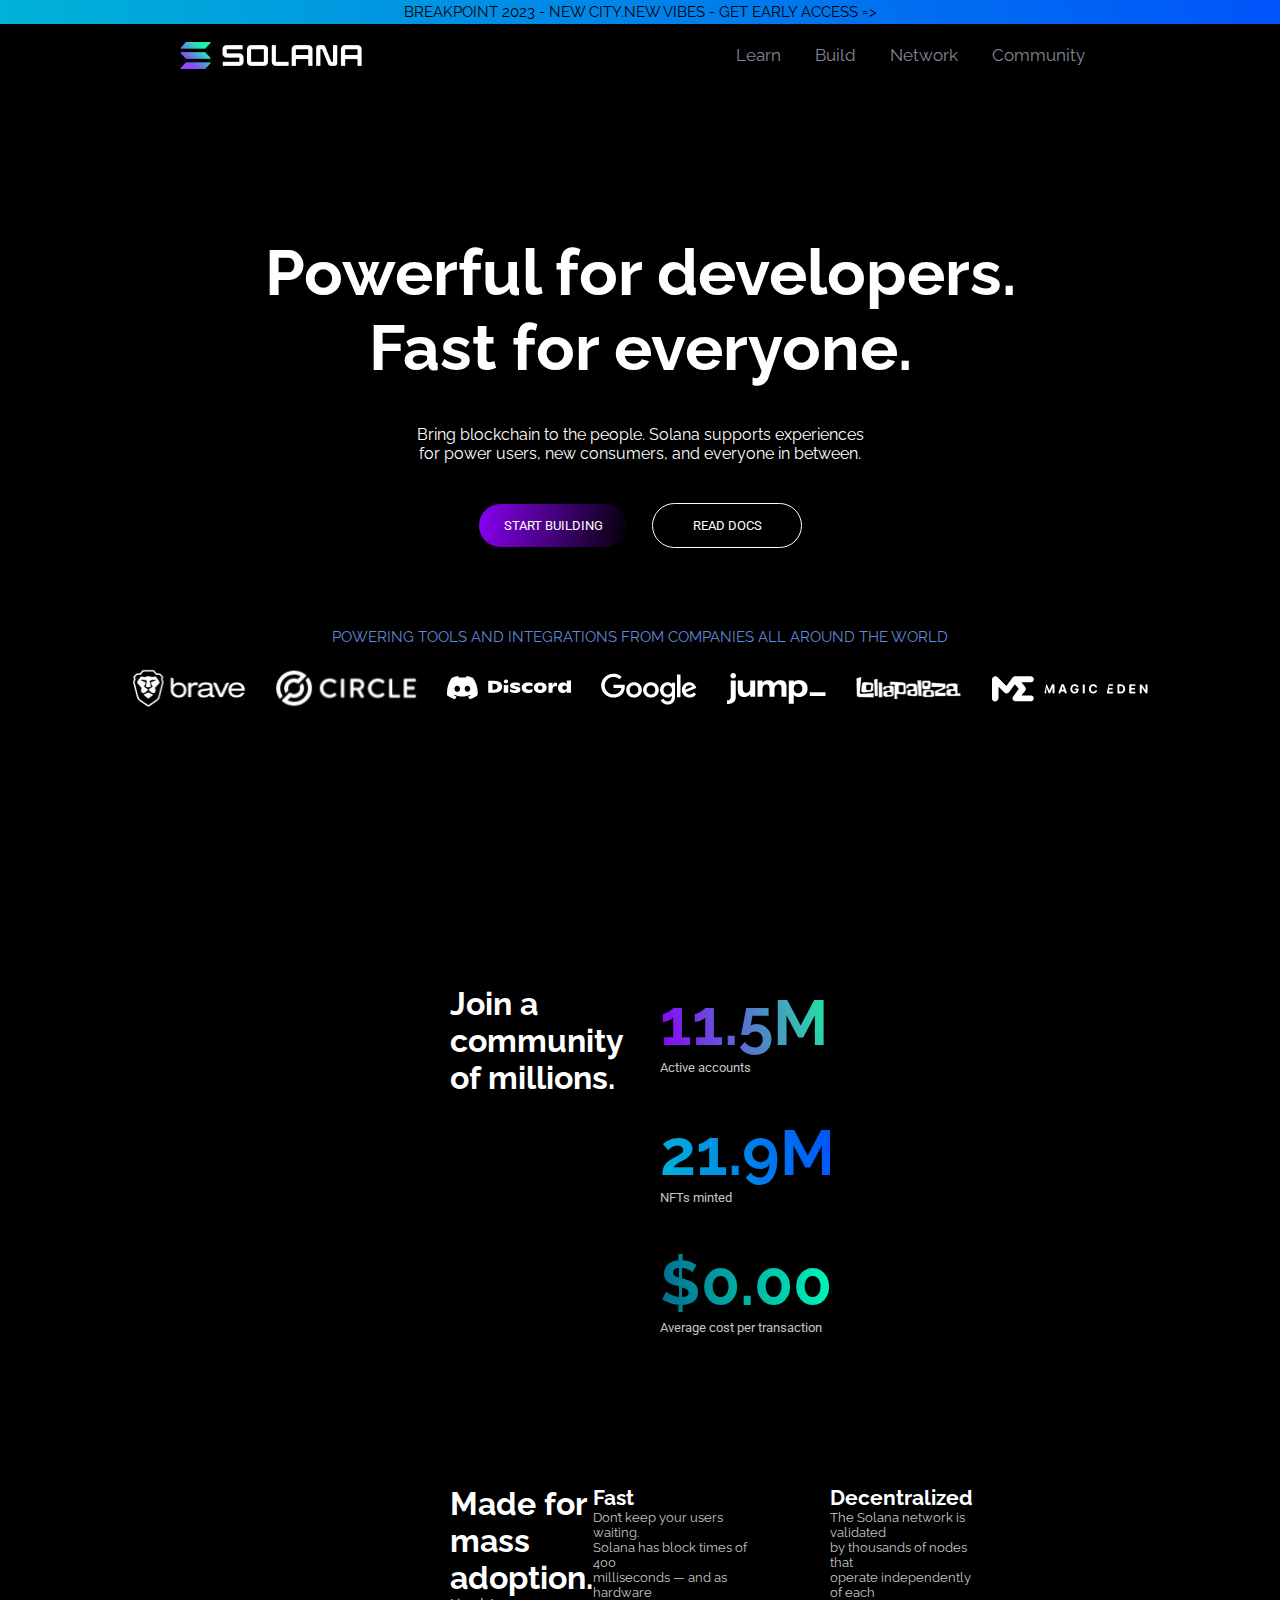
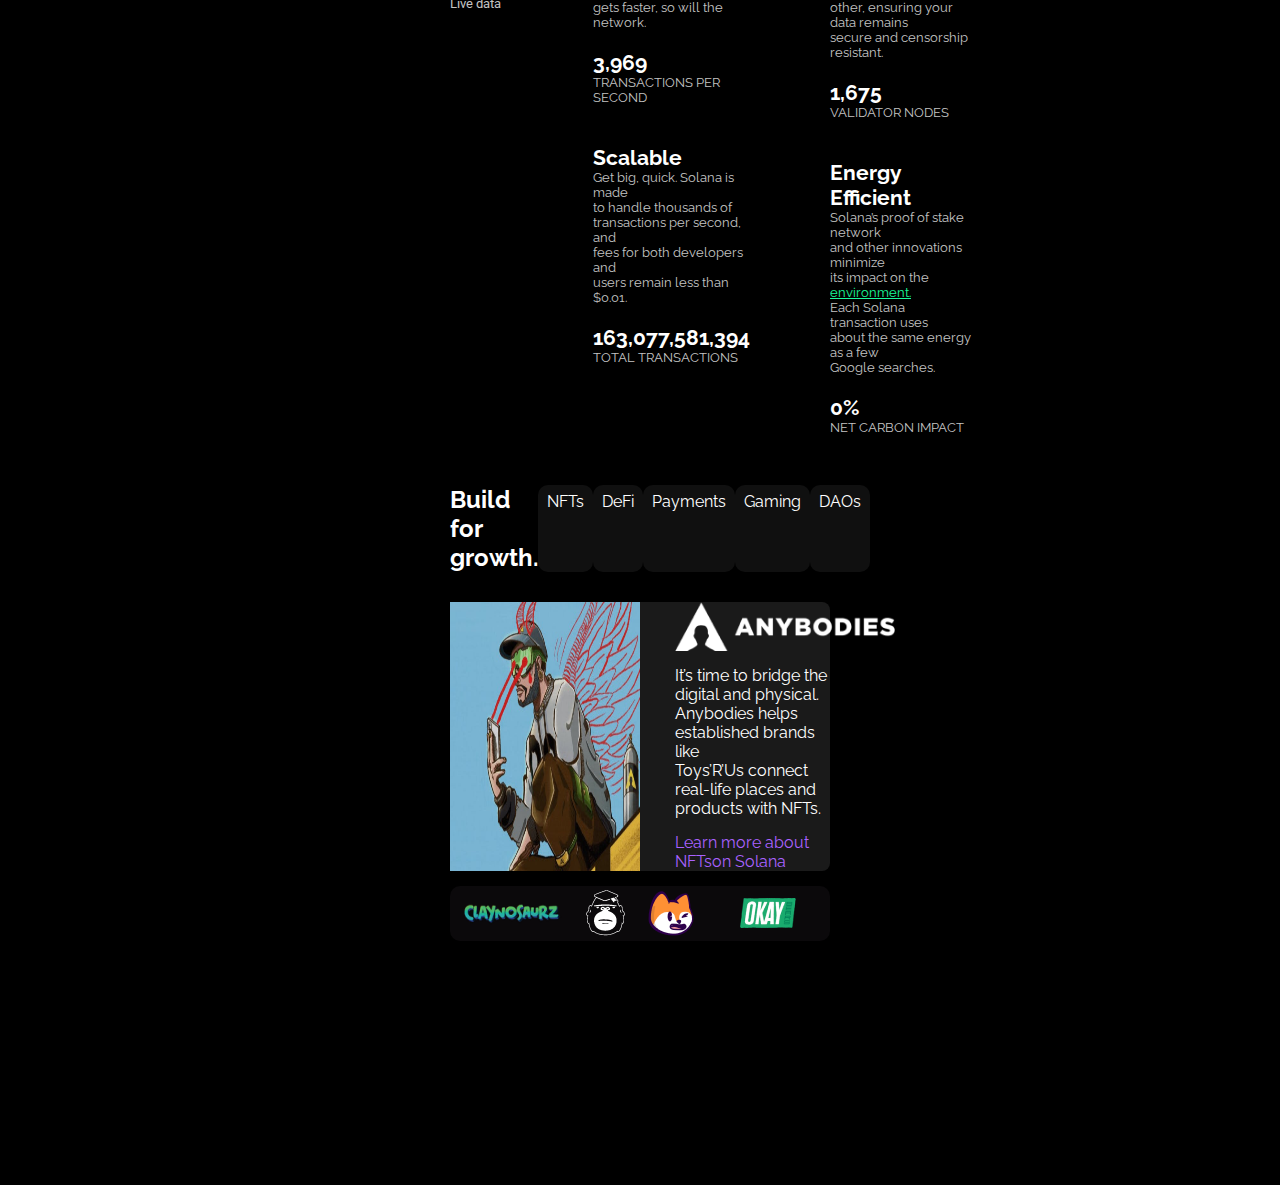
<file: project/index.html>
<!DOCTYPE html>
<html lang="en">
<head>
    <meta charset="UTF-8">
    <title>Title</title>
    <link rel="preconnect" href="https://fonts.googleapis.com">
    <link rel="preconnect" href="https://fonts.gstatic.com" crossorigin>
    <link href="https://fonts.googleapis.com/css2?family=Raleway&family=Roboto&display=swap" rel="stylesheet">

    <link rel="stylesheet" href="style.css">
</head>
<body>

<div class="topic_breakpoint">
    <p>BREAKPOINT 2023 - NEW CITY.NEW VIBES - GET EARLY ACCESS =></p>
</div>

<nav>
    <img src="images/image%201.png" alt="">
    <div class="nav_bar">
        <a href="">Learn</a>
        <a href="">Build</a>
        <a href="">Network</a>
        <a href="">Community</a>
    </div>
</nav>

<header>
    <article>
        <h2>Powerful for developers.<br>Fast for everyone.</h2>
        <p>Bring blockchain to the people. Solana supports experiences<br>for power users, new consumers, and everyone
            in between.</p>
        <section class="header_buttons">
            <button>START BUILDING</button>
            <button>READ DOCS</button>
        </section>
        <section class="header_icons">
            <p>POWERING TOOLS AND INTEGRATIONS FROM COMPANIES ALL AROUND THE WORLD</p>
            <div class="partners_logo">
                <img src="images/image%202.png" alt="">
                <img src="images/image%203.png" alt="">
                <img src="images/image%204.png" alt="">
                <img src="images/image%205.png" alt="">
                <img src="images/image%206.png" alt="">
                <img src="images/image%207.png" alt="">
                <img src="images/image%208.png" alt="">
            </div>
        </section>
    </article>
</header>

<main>
    <section>
        <article class="main_title">
            <h2>Join a community<br>of millions.</h2>
        </article>
        <article class="main_values">
            <div>
                <h2>11.5M+</h2>
                <p>Active accounts</p>
            </div>
            <div>
                <h2>21.9M</h2>
                <p>NFTs minted</p>
            </div>
            <div>
                <h2>$0.00025</h2>
                <p>Average cost per transaction</p>
            </div>
        </article>
    </section>

    <section>
        <article class="main_adoption">
            <h2>Made for<br>mass adoption.</h2>
            <p>Live data</p>
        </article>
        <article class="main_articles">
            <div class="main_articles_section_1">
                <div>
                    <h3>Fast</h3>
                    <p>Don’t keep your users waiting.<br>Solana has block times of 400<br>milliseconds — and as hardware<br>gets
                        faster, so will the network.</p>
                </div>
                <div>
                    <h3>3,969</h3>
                    <p>TRANSACTIONS PER SECOND</p>
                </div>
                <div>
                    <h3>Scalable</h3>
                    <p>Get big, quick. Solana is made<br>to handle thousands of<br>transactions per second, and<br>fees
                        for both developers and<br>users remain less than $0.01.</p>
                </div>
                <div>
                    <h3>163,077,581,394</h3>
                    <p>TOTAL TRANSACTIONS</p>
                </div>
            </div>
            <div class="main_articles_section_2">
                <div>
                    <h3>Decentralized</h3>
                    <p>The Solana network is validated<br>by thousands of nodes that<br>operate independently of
                        each<br>other,
                        ensuring your data remains<br>secure and censorship resistant.</p>
                </div>
                <div>
                    <h3>1,675</h3>
                    <p>VALIDATOR NODES</p>
                </div>
                <div>
                    <h3>Energy Efficient</h3>
                    <p>Solana’s proof of stake network<br>and other innovations minimize<br>its impact on the <a
                            href="">environment.</a><br>
                        Each Solana transaction uses<br>about the same energy as a few<br>Google searches.</p>
                </div>
                <div>
                    <h3>0%</h3>
                    <p>NET CARBON IMPACT</p>
                </div>

            </div>
        </article>
    </section>

    <section>
        <div class="bottom_nav">
            <div>
                <h2>Build for growth.</h2>
            </div>
            <div>
                <a href="">NFTs</a>
                <a href="">DeFi</a>
                <a href="">Payments</a>
                <a href="">Gaming</a>
                <a href="">DAOs</a>
            </div>
        </div>
        <div class="section_images">
            <img src="images/IMAGE.png" alt="">
            <div>
                <img src="images/image%209.png" alt="">
                <p>It’s time to bridge the digital and physical.<br>Anybodies helps established brands like<br>Toys’R’Us
                    connect real-life places and<br>products with NFTs.</p>
                <p>Learn more about NFTson Solana</p>
            </div>
        </div>
        <div class="section_bottom_images">
            <img src="images/IMAGE%20(1).png" alt="">
            <img src="images/image%2010.png" alt="">
            <img src="images/image%2011.png" alt="">
            <img src="images/IMAGE%20(2).png" alt="">
        </div>
    </section>
</main>

</body>
</html>
</file>
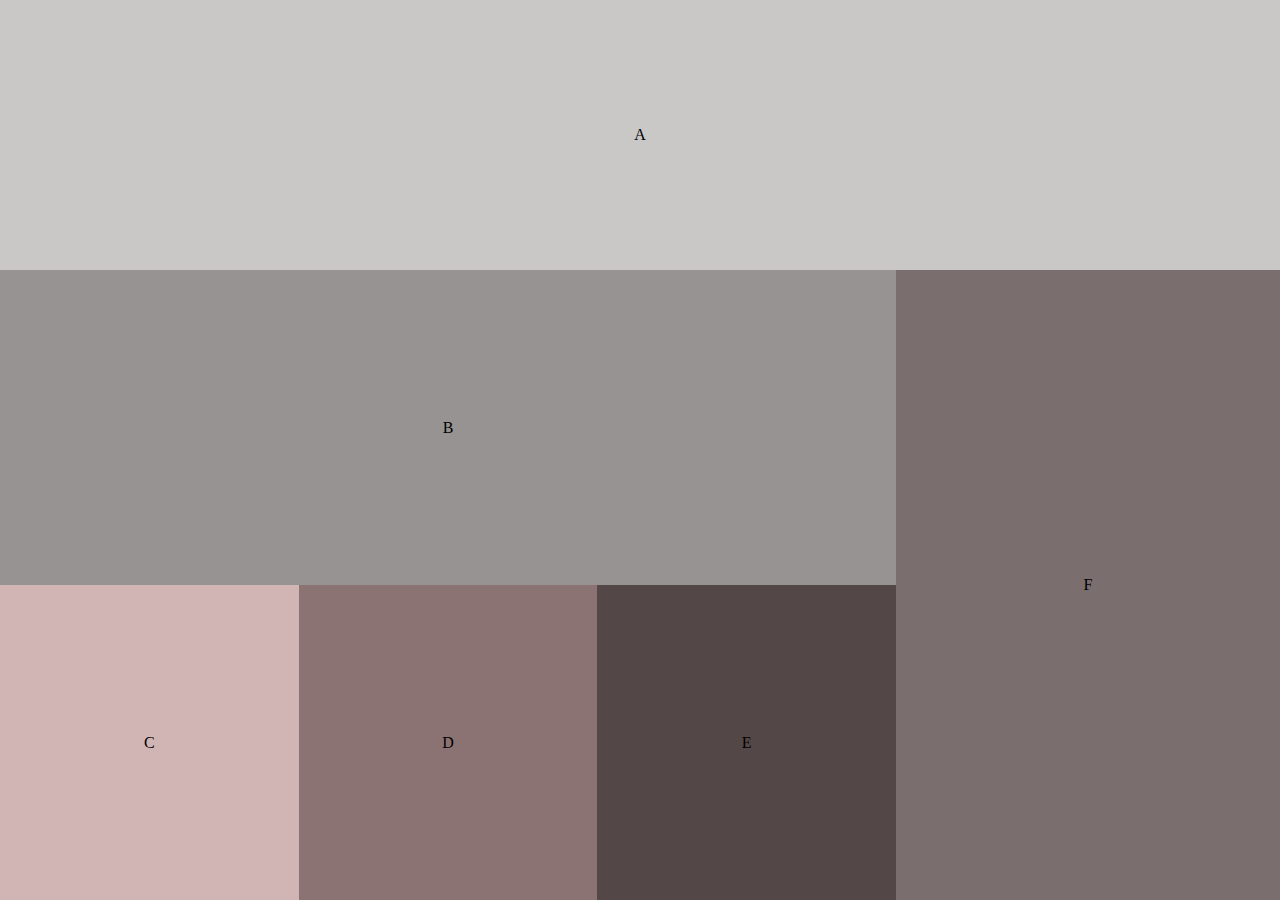
<file: homework_6/homework_6/index.html>
<!DOCTYPE html>
<html lang="en">
<head>
    <meta charset="UTF-8">
    <title>Title</title>
    <link rel="stylesheet" href="style.css">
    <link rel="stylesheet" href="media.css">
</head>
<body>
<div>
    <header>A</header>
    <main>
        <section>
            <div>B</div>
            <article>
                <div>C</div>
                <div>D</div>
                <div>E</div>
            </article>
        </section>
        <section>
            <div>F</div>
        </section>
    </main>
</div>
</body>
</html>
</file>
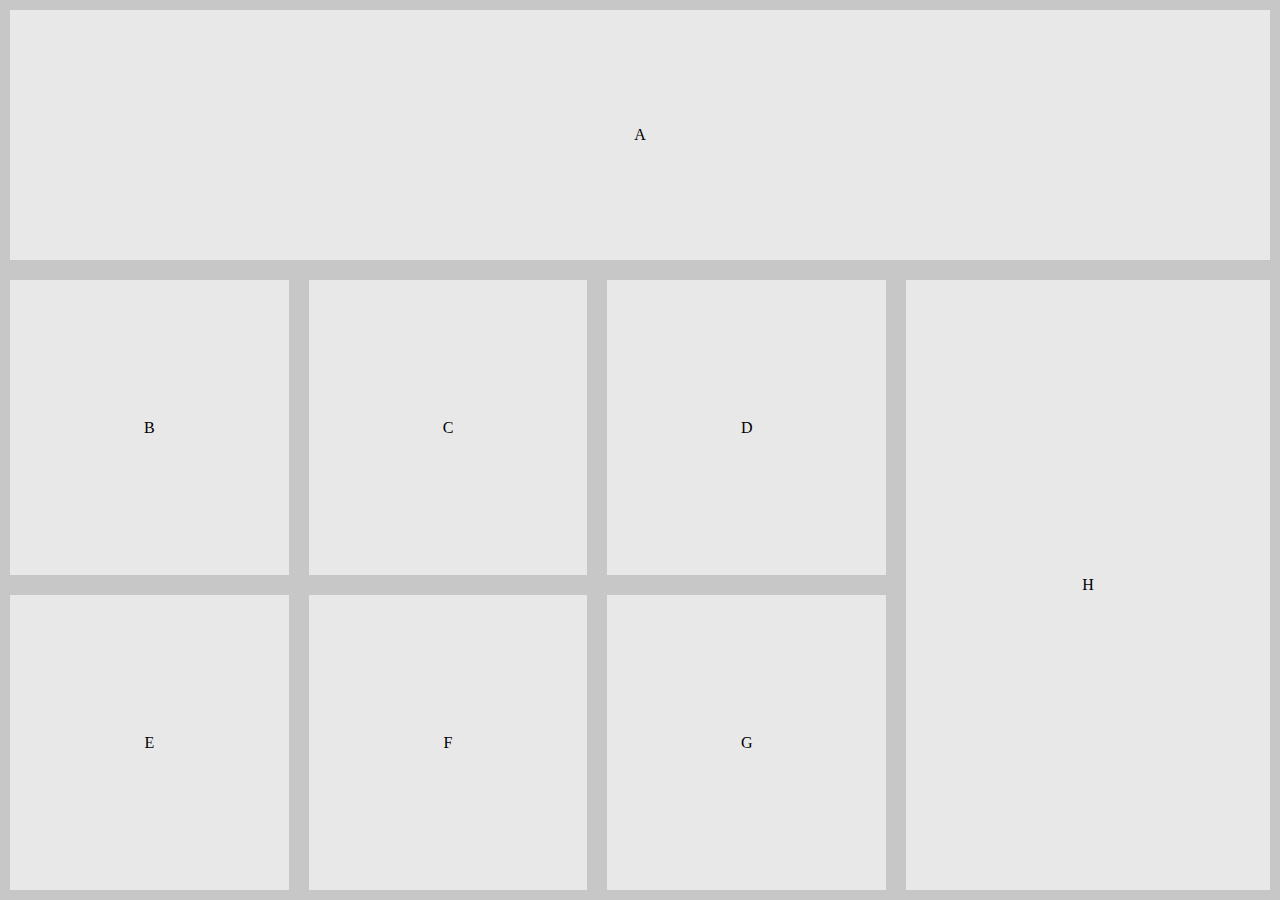
<file: homework_6/homework_6_additional/index.html>
<!DOCTYPE html>
<html lang="en">
<head>
    <meta charset="UTF-8">
    <title>Title</title>
    <link rel="stylesheet" href="style.css">
    <link rel="stylesheet" href="media.css">
</head>
<body>
    <header class="style_main">A</header>
    <main>
        <section class="left_side_bar">
            <article class="first_row">
                <div>B</div>
                <div>C</div>
                <div>D</div>
            </article>
            <article class="second_row">
                <div>E</div>
                <div>F</div>
                <div>G</div>
            </article>
        </section>
        <section class="right_side_bar style_main">H</section>
    </main>
</body>
</html>
</file>
<file: project/style.css>
/*---------------------------------------NAV---------------------------------------*/
body{
    height: 1500px;
    margin: 0;
    background-color: black;
}
nav{
    padding-top: 25px;
    width: 100vw;
    height: 60px;
    display: flex;
    align-items: center;
    justify-content: space-around;
}
.nav_bar a{
    text-decoration: none;
    color: #848895;
    margin: 0 15px;
    font-size: 17px;
    font-family: 'Raleway', sans-serif;
    transition: 0.2s;
}
.nav_bar a:hover{
    transition: 0.2s;
    color: #b4b7c0;
}
.topic_breakpoint{
    width: 100vw;
    position: fixed;
    padding: 3px 0;
    text-align: center;
    background: linear-gradient(260.33deg, #0047FF -13.37%, #00BCD4 109.53%);
}
.topic_breakpoint p{
    font-family: 'Raleway', sans-serif;
    font-size: 15px;
    margin: 0;
}
/*---------------------------------------NAV---------------------------------------*/

/*---------------------------------------HEADER---------------------------------------*/
header article p,h2{
    margin: 0;
    font-family: 'Raleway', sans-serif;
}
header{
    box-sizing: border-box;
    width: 100vw;
    height: 800px;
    color: white;
}
header article{
    text-align: center;
    box-sizing: border-box;
    padding-top: 150px;
    width: 100%;
    height: 100%;
}
header article h2{
    font-size: 4em;
    margin-bottom: 40px;
}
header article section{
    margin-top: 40px;
}
header article section button{
    width: 150px;
    height: 45px;
    border-radius: 36px;
    color: white;
    font-family: 'Roboto', sans-serif;
}
.header_buttons button:first-child{
    background: linear-gradient(98.88deg, #8C01FA -2.99%, #000000 102.28%);
    border: 1px solid #000000;
}
.header_buttons button:last-child{
    background-color: black;
    margin-left: 20px;
    border: 1px solid white;
}
.header_icons{
    margin-top: 80px;
}
.header_icons p{
    color: #618ADC;
    font-size: 15px;
}
.partners_logo{
    display: flex;
    justify-content: center;
    align-items: center;
    margin-top: 20px;
}
.partners_logo img{
    margin: 0 15px;
}
.partners_logo img:first-child{
    width: 113.36px;
    height: 37.19px;
}
.partners_logo img:nth-child(2){
    width: 141px;
    height: 37px;
}
.partners_logo img:nth-child(3){
    width: 124px;
    height: 24px;
}
.partners_logo img:nth-child(4){
    width: 96px;
    height: 44px;
}
.partners_logo img:nth-child(5){
    width: 99px;
    height: 31px;
}
.partners_logo img:nth-child(6){
    width: 105.23px;
    height: 22px;
}
.partners_logo img:last-child{
    width: 157px;
    height: 27px;
}
/*---------------------------------------HEADER---------------------------------------*/

/*---------------------------------------MAIN---------------------------------------*/

/*---------------------------------------MAIN_section_1---------------------------------------*/
main{
    width: 100vw;
    height: 500px;
}
main section{
    display: flex;
    width: 100%;
    height: 100%;
}
main p{
    margin: 0;
}
.main_title h2{
    color: white;
    font-family: 'Raleway', sans-serif;
    font-size: 2em;
}
.main_title{
    box-sizing: border-box;
    /*padding: 60px 0 0 450px;*/
    width: 50%;
    height: 100%;
}
.main_values{
    box-sizing: border-box;
    padding-left: 20px;
    color: white;
    width: 50%;
    height: 100%;
}
.main_values h2{
    font-size: 4em;
}
main section:first-child{
    padding: 100px 450px 0 450px;
    box-sizing: border-box;
}
.main_values div:first-child h2{
    background: linear-gradient(261.81deg, #19FB9B -8.01%, #8C01FA 100%);
    -webkit-background-clip: text;
    -webkit-text-fill-color: transparent;
    background-clip: text;
}
.main_values div:nth-child(2) h2{
    background: linear-gradient(260.33deg, #0047FF -13.37%, #00BCD4 109.53%);
    -webkit-background-clip: text;
    -webkit-text-fill-color: transparent;
    background-clip: text;
}
.main_values div:last-child h2{
    background: linear-gradient(265.11deg, #00FFBD -5.84%, #025B8C 111.58%);
    -webkit-background-clip: text;
    -webkit-text-fill-color: transparent;
    background-clip: text;
}
.main_values p{
    font-family: 'Roboto', sans-serif;
    font-size: 0.8em;
    color: #C4C4C4;
}
.main_values div:nth-child(2){
    margin: 40px 0;
}
/*---------------------------------------MAIN_section_1---------------------------------------*/

/*---------------------------------------MAIN_section_2---------------------------------------*/
main section:nth-child(2){
    display: flex;
    justify-content: space-between;
    padding: 100px 450px 0 450px;
    box-sizing: border-box;
    margin-bottom: 100px;
    color: white;
}
.main_adoption h2{
    font-family: 'Raleway', sans-serif;
    font-size: 2em;
}
.main_adoption p{
    font-family: 'Roboto', sans-serif;
    font-size: 0.8em;
    color: #C4C4C4;
}
.main_articles{
    display: flex;
}
.main_articles h3{
    font-family: 'Raleway', sans-serif;
    font-size: 1.3em;
    margin: 0;
}
.main_articles p{
    margin: 0;
    font-family: 'Raleway', sans-serif;
    font-size: 0.8em;
    color: #C4C4C4;
}
.main_articles_section_1{
    margin-right: 80px;
}
.main_articles_section_1 div:nth-child(2),.main_articles_section_2 div:nth-child(2){
    margin: 20px 0 40px 0;
}
.main_articles_section_1 div:nth-child(3),.main_articles_section_2 div:nth-child(3){
    margin-bottom: 20px;
}
.main_articles_section_2 div:nth-child(3) a{
    color: #19FB9B;
}
/*---------------------------------------MAIN_section_2---------------------------------------*/

/*---------------------------------------MAIN_section_3---------------------------------------*/

main section:last-child{
    display: flex;
    flex-direction: column;

    height: 800px;
    width: 100%;
    padding: 100px 450px 0 450px;
    box-sizing: border-box;
    color: white;
}
.bottom_nav{
    display: flex;
    justify-content: space-between;
}
.bottom_nav div:last-child a{
    text-decoration: none;
    color: white;
    font-family: 'Raleway', sans-serif;

    padding: 7px 9px;
    background-color: #101010;
    border-radius: 10px;
    border: none;
}
.bottom_nav div:last-child{
    box-sizing: border-box;
    width: 370px;
    display: flex;
    justify-content: space-between;

}
.section_images{
    margin-top: 30px;
    display: flex;
    width: 100%;
}
.section_images img{
    width: 50%;
}
.section_images div{
    border-radius: 0 8px 8px 0;
    width: 50%;
    height: 100%;
    background-color: #1A1A1A;
    box-sizing: border-box;

    padding-left: 35px;

    display: flex;
    flex-direction: column;
    justify-content: center;
}
.section_images div img{
    width: 220px;
}
.section_images div p:nth-child(2){
    font-family: 'Raleway', sans-serif;
    margin: 15px 0;
}
.section_images div p:last-child{
    font-family: 'Raleway', sans-serif;
    color: #A962FF;
}
.section_bottom_images{
    display: flex;
    justify-content: space-around;
    align-items: center;
    margin-top: 15px;
    border-radius: 10px;
    width: 100%;
    height: 55px;
    background-color: #261F264D;
}
/*---------------------------------------MAIN_section_3---------------------------------------*/

/*---------------------------------------MAIN---------------------------------------*/

/*---------------------------------------FOOTER---------------------------------------*/
footer{
    color: white;
}



/*---------------------------------------FOOTER---------------------------------------*/
</file>
<file: homework_6/homework_6/style.css>
body > div header, main > section:first-child div, main > section:last-child div{
    display: flex;
    justify-content: center;
    align-items: center;
}
body{
    margin: 0;
}
body > div:first-child{
    width: 100vw;
    height: 100vh;
}
header{
    width: 100%;
    height: 30vh;
    background-color: #cac7c7;
}
main{
    display: flex;
    height: 70vh;
}
main section:first-child{
    width: 70%;
}
main section:last-child{
    width: 30%;
}
article{
    display: flex;
    height: 50%;
}
article div:first-child{
    background-color: #d1b4b4;
}
article div:nth-child(2){
    background-color: #8b7373;
}
article div:last-child{
    background-color: #534747;
}
article div{
    width: 100%;
}
main section:first-child > div{
    height: 50%;
    background-color: #979393;
}
main section:last-child > div{
    height: 100%;
    background-color: #7b6e6e;
}
</file>
<file: homework_6/homework_6/media.css>
@media screen and (max-width: 500px){
    header, main section:last-child > div{
        height: 25vh;
        width: 100vw;
    }
    main{
        flex-direction: column;
    }
    main section:first-child > div{
        width: 100vw;
        height: 35vh;
    }
    article{
        height: 15vh;
        width: 100vw;
    }

}
</file>
<file: homework_6/homework_6_additional/style.css>
body{
    margin: 0;
}
.style_main{
    display: flex;
    justify-content: center;
    align-items: center;
}
header{
    width: 100vw;
    height: 30vh;
    box-sizing: border-box;
    border: 10px solid #c7c7c7;
    background-color: #e8e8e8;
}
main{
    display: flex;
}
.left_side_bar{
    width: 70vw;
    height: 70vh;
}
.first_row,.second_row{
    display: flex;
    width: 100%;
    height: 50%;
}
.first_row div,.second_row div{
    display: flex;
    justify-content: center;
    align-items: center;
    box-sizing: border-box;
    width: 33.34vw;
    height: 100%;
    border: 10px solid #c7c7c7;
    background-color: #e8e8e8;
}
.right_side_bar{
    box-sizing: border-box;
    border: 10px solid #c7c7c7;
    background-color: #e8e8e8;
    width: 30vw;
    height: 70vh;
}
</file>
<file: homework_6/homework_6_additional/media.css>
@media screen and (max-width: 600px){
    header{
        height: 20vh;
    }
    main{
        flex-direction: column;
    }
    .left_side_bar{
        width: 100vw;
        height: 40vh;
    }
    .right_side_bar{
        width: 100vw;
        height: 40vh;
    }
}
</file>
